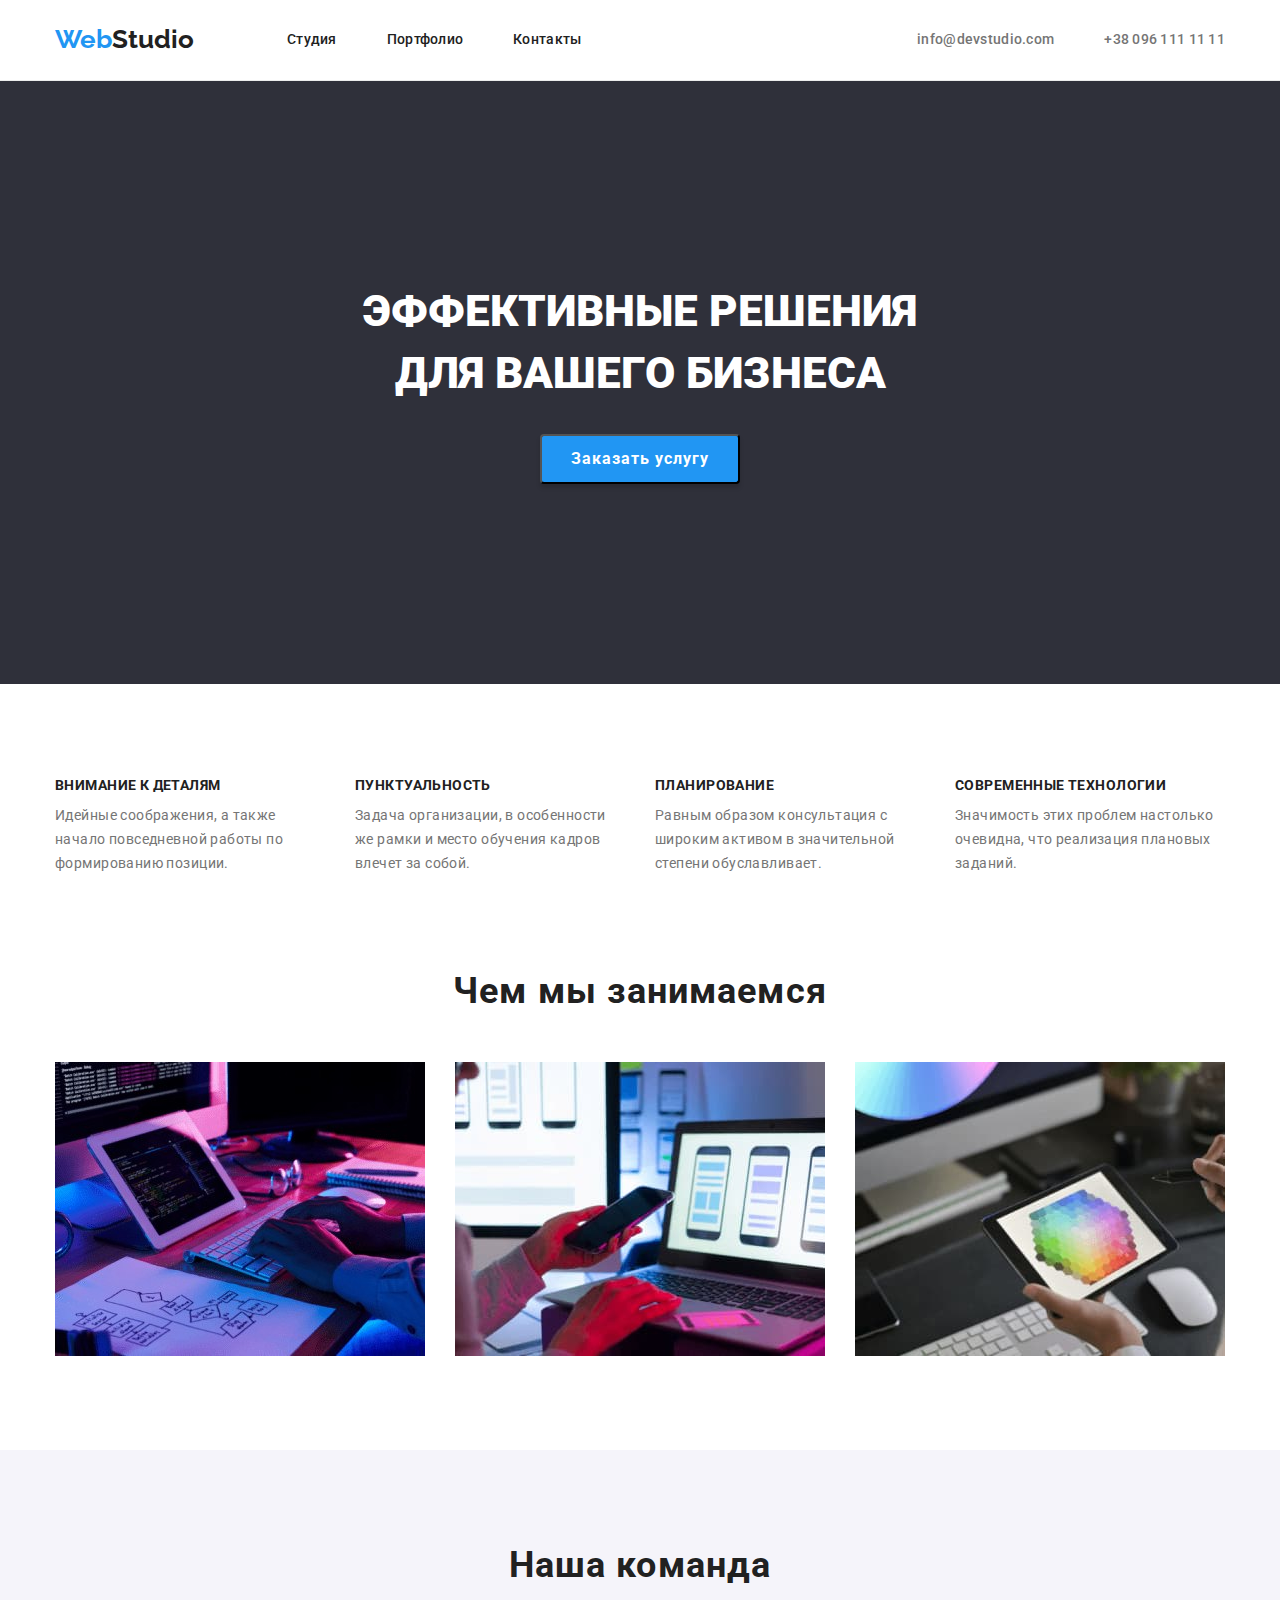
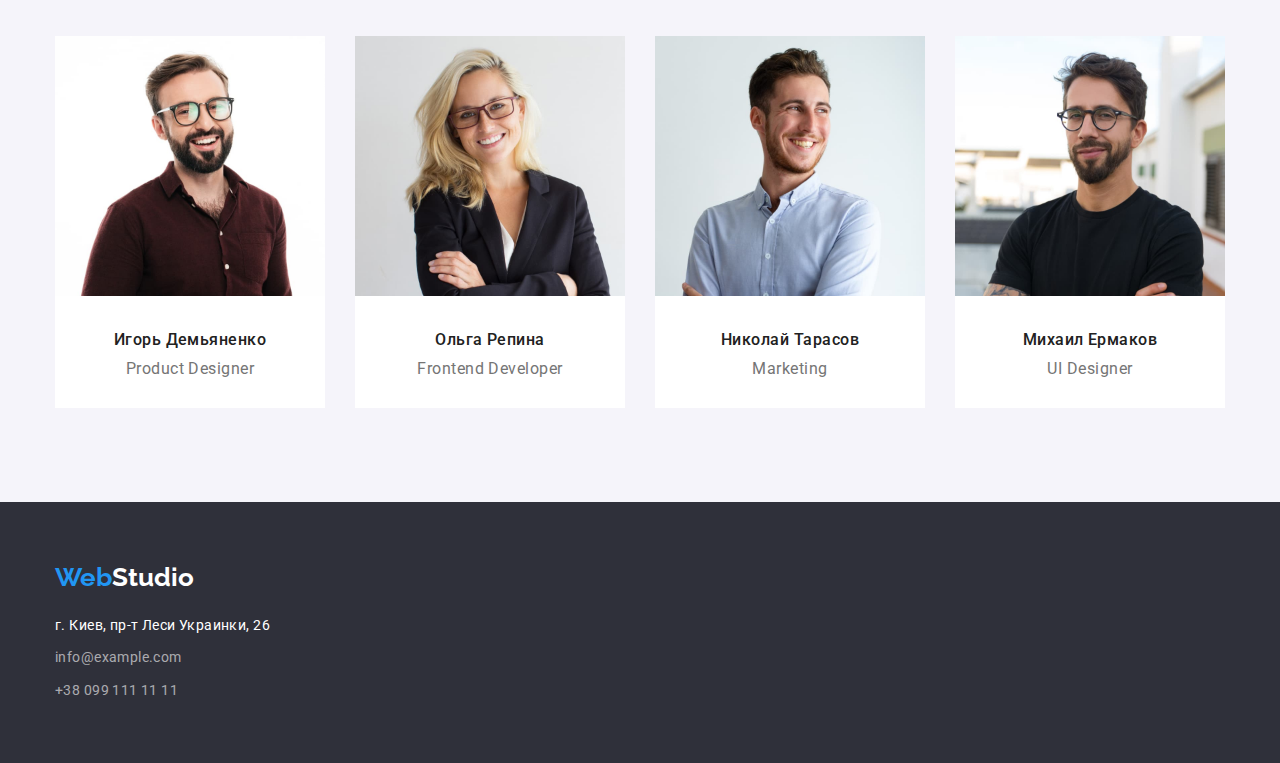
<file: index.html>
<!DOCTYPE html>
<html lang="ru">
<head>
    <meta charset="UTF-8">
    <meta http-equiv="X-UA-Compatible" content="IE=edge">
    <meta name="viewport" content="width=device-width, initial-scale=1.0">
    <title>web studio</title>
    <link rel="preconnect" href="https://fonts.googleapis.com">
    <link rel="preconnect" href="https://fonts.gstatic.com" crossorigin>
    <link href="https://fonts.googleapis.com/css2?family=Raleway:wght@700&family=Roboto:wght@400;500;700;900&display=swap"
        rel="stylesheet">
    <link rel="stylesheet" href="https://cdnjs.cloudflare.com/ajax/libs/modern-normalize/1.1.0/modern-normalize.min.css">    
    <link rel="stylesheet" href="./css/style.css">
</head>
<body>
    <header  class="header-border">
        <div class="container main-nav">
            <a href="#" class="link logo-text logo-margin-h"><span class="logo-color-f ">Web</span>Studio </a>
            <nav>
                <ul class="site-nav">
                    <li class="item"><a href="#" class="link text-header">Студия</a></li>
                    <li class="item"><a href="./portfolio.html" class="link text-header">Портфолио </a></li>
                    <li class="item"><a href="#" class="link text-header">Контакты </a></li>
                </ul>
            </nav>
            <ul class="auth-nav">
                <li class="item"><a href="#" class="link-contakt text-header">info@devstudio.com </a></li>
                <li class="item"><a href="#" class="link-contakt text-header">+38 096 111 11 11</a></li>
            </ul>
        </div>
    </header>
    <main>
        <section class="hero hero-section">
            <div class="container">
                <h1 class="hero-title hero-text">Эффективные решения <br> для вашего бизнеса</h1>
                <button type="button" class="btn btn-text">Заказать услугу</button>
            </div>
        </section>
                <section class="features  f-section">
                    <div class="container">
                    <ul class="features-list">
                        <li class="item">
                            <h3 class="features-title title-text">Внимание к деталям </h3>
                            <p class="features-text">Идейные соображения, а также начало повседневной работы по формированию позиции.
                            </p>
                        </li>
                        <li class="item">
                            <h3 class="features-title title-text">Пунктуальность</h3>
                            <p class="features-text">Задача организации, в особенности же рамки и место обучения кадров влечет за собой.
                            </p>
                        </li>
                        <li class="item">
                            <h3 class="features-title title-text">Планирование</h3>
                            <p class="features-text">Равным образом консультация с широким активом в значительной степени обуславливает.
                            </p>
                        </li>
                        <li class="item">
                            <h3 class="features-title title-text">Современные технологии</h3>
                            <p class="features-text">Значимость этих проблем настолько очевидна, что реализация плановых заданий.</p>
                        </li>
                    </ul>
                    </div>
                </section>
            <section class="description section">
                <div class="container">
                    <h2 class="descripton-title h2-text">Чем мы занимаемся</h2>
                    <ul class="description-site">
                        <li class="item"><img src="./images/img1.jpg" width="370" alt="Планшет и клавиатура"></li>
                        <li class="item"><img src="./images/img2.jpg" width="370" alt="Ноутбук и смартфон"></li>
                        <li class="item"><img src="./images/img3.jpg" width="370" alt="Планшет"></li>
                    </ul>
                </div>
            </section>
            <section class="team section">
                <div class="container">
                    <h2 class="h2-text">Наша команда</h2>
                    <ul class="team-site">
                        <li class="item team-card">
                            <img src="./images/team-card-1.jpg" width="270" alt="Игорь Демьяненко">
                            <div class="team-descr">
                                <h3 class="team-title">Игорь Демьяненко</h3>
                                <p class="team-text">Product Designer</p>
                            </div>
                        </li>
                        <li class="item team-card">
                            <img src="./images/team-card-2.jpg" width="270" alt="Ольга Репина">
                            <div class="team-descr">
                                <h3 class="team-title">Ольга Репина</h3>
                                <p class="team-text">Frontend Developer</p>
                            </div>
                        </li>
                        <li class="item team-card">
                            <img src="./images/team-card-3.jpg" width="270" alt="Николай Тарасов">
                            <div class="team-descr">
                            <h3 class="team-title">Николай Тарасов</h3>
                            <p class="team-text">Marketing</p>
                            </div>
                        </li>
                        <li class="item team-card">
                            <img src="./images/team-card-4.jpg" width="270" alt="Михаил Ермаков">
                            <div class="team-descr">
                                <h3 class="team-title">Михаил Ермаков</h3>
                                <p class="team-text">UI Designer</p>
                            </div>
                        </li>
                    </ul>
                </div>
            </section>
    </main>
    <footer class="footer-bg-color f-padding">
        <div class="container">
            <a href="#" class="logo-footer logo-text logo-margin-f"><span class="logo-color-f">Web</span>Studio </a>
            <address class="address-text">
                <ul class="footer-site">
                    <li class="item"><a href="#" class="address-color footer-text">г. Киев, пр-т Леси Украинки, 26 </a><br></li>
                    <li class="item"><a href="#" class="contakt-color footer-text">info@example.com</a><br></li>
                    <li class="item"><a href="#" class="contakt-color footer-text">+38 099 111 11 11</a></li>
                </ul>
            </address>
        </div>
    </footer>
</html>
</file>
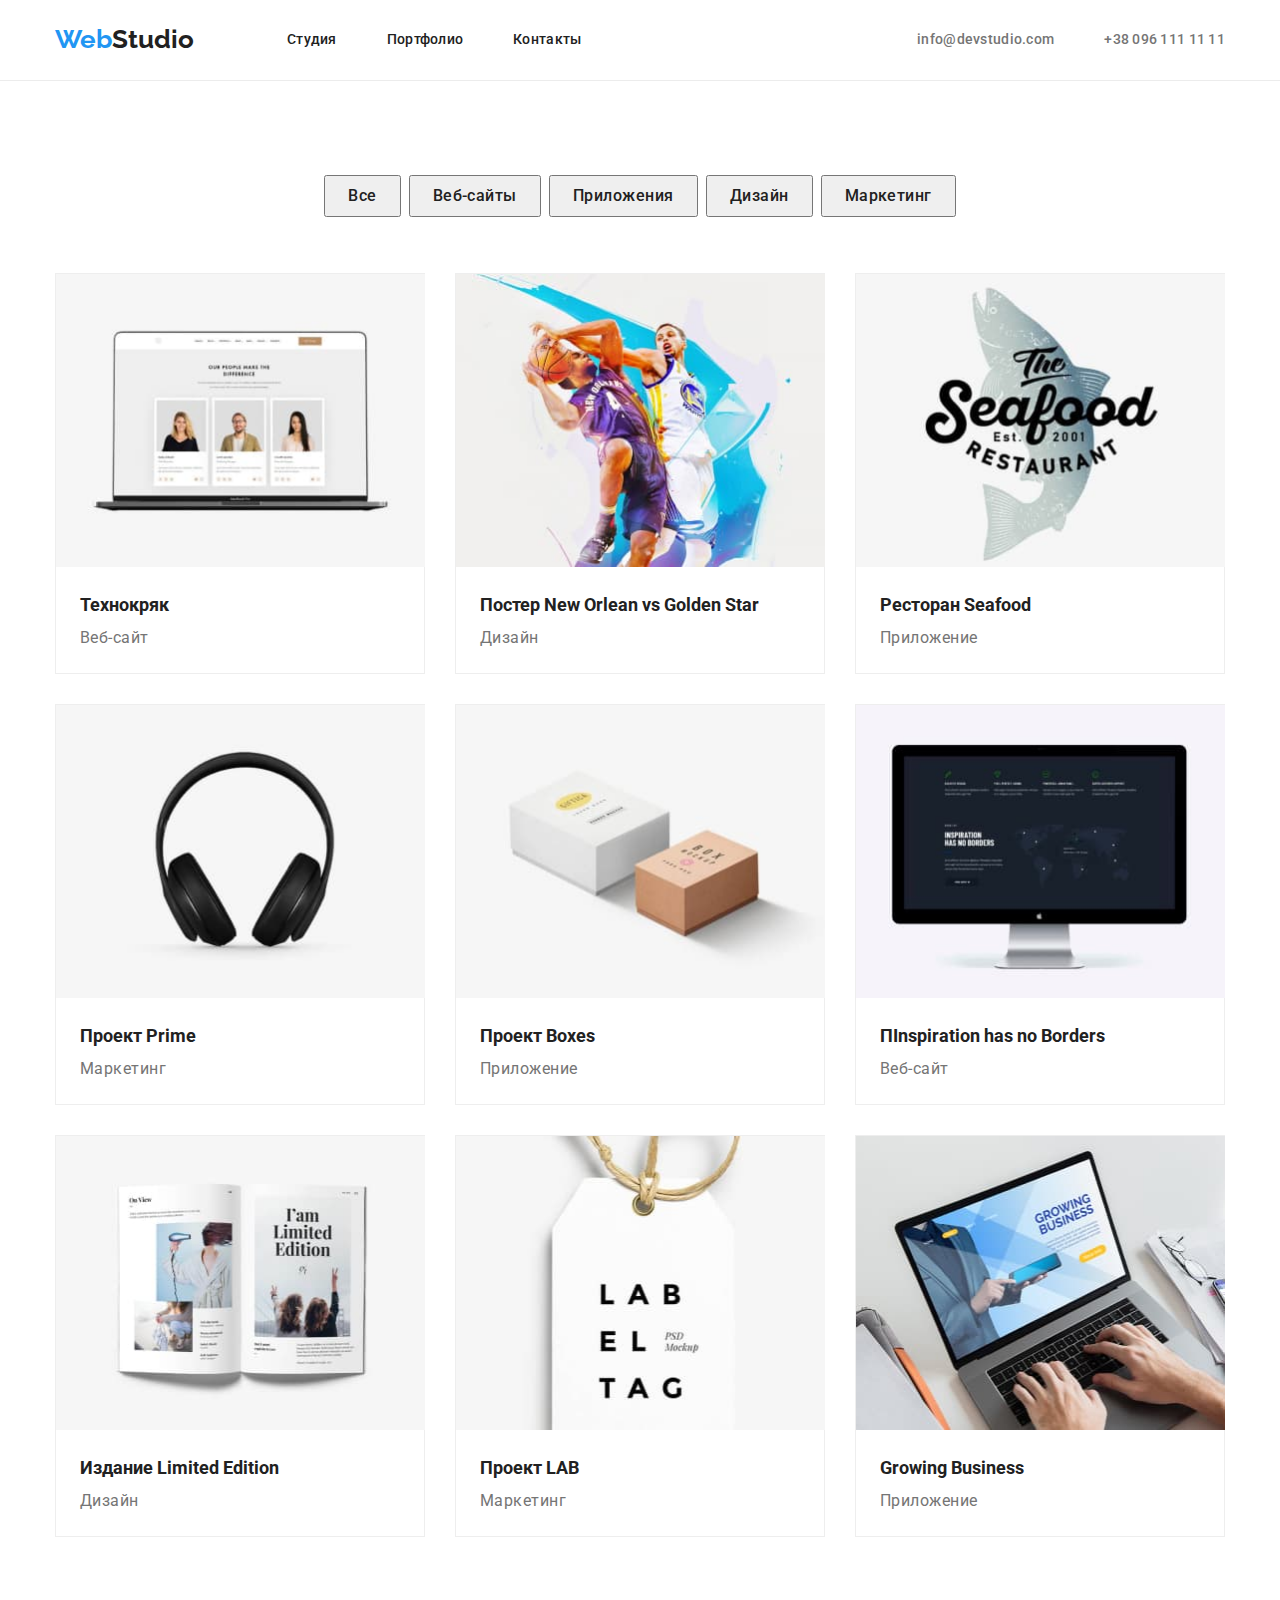
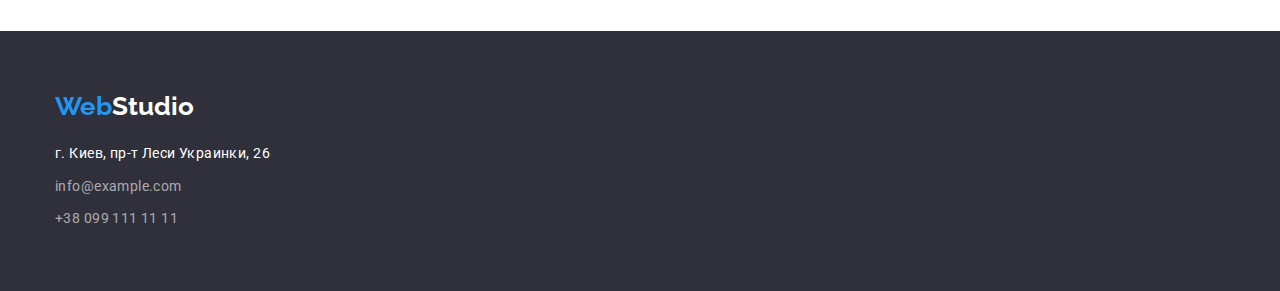
<file: portfolio.html>
<!DOCTYPE html>
<html lang="ru">
<head>
    <meta charset="UTF-8">
    <meta http-equiv="X-UA-Compatible" content="IE=edge">
    <meta name="viewport" content="width=device-width, initial-scale=1.0">
    <title>Portfolio</title>
    <link rel="preconnect" href="https://fonts.googleapis.com">
    <link rel="preconnect" href="https://fonts.gstatic.com" crossorigin>
    <link href="https://fonts.googleapis.com/css2?family=Raleway:wght@700&family=Roboto:wght@400;500;700;900&display=swap"
        rel="stylesheet">
    <link rel="stylesheet" href="https://cdnjs.cloudflare.com/ajax/libs/modern-normalize/1.1.0/modern-normalize.min.css">    
    <link rel="stylesheet" href="./css/style.css">
</head>
<body>
    <header class="header-border">
        <div class="container main-nav">
            <a href="#" class="link logo-text logo-margin-h"><span class="logo-color-f ">Web</span>Studio </a>
            <nav>
                <ul class="site-nav">
                    <li class="item"><a href="#" class="link text-header">Студия</a></li>
                    <li class="item"><a href="./index.html" class="link text-header">Портфолио </a></li>
                    <li class="item"><a href="#" class="link text-header">Контакты </a></li>
                </ul>
            </nav>
            <ul class="auth-nav">
                <li class="item"><a href="#" class="link-contakt text-header">info@devstudio.com </a></li>
                <li class="item"><a href="#" class="link-contakt text-header">+38 096 111 11 11</a></li>
            </ul>
        </div>
    </header>
    <main>
        
        <section class="section">
            <div class="container">
                    <ul class="portfolio-site">
                        <li class="item">
                            <button type="button" class="portfolio-btn link filter-text">Всe</button>
                        </li>
                        <li class="item">
                            <button type="button" class="portfolio-btn filter-text">Веб-сайты</button>
                        </li>
                        <li class="item">
                            <button type="button" class="portfolio-btn filter-text">Приложения</button>
                        </li>
                        <li class="item">
                            <button type="button" class="portfolio-btn filter-text">Дизайн</button>
                        </li>
                        <li class="item">
                            <button type="button" class="portfolio-btn filter-text">Маркетинг</button>
                        </li>
                    </ul>
                    <ul class="portfolio-list">
                        <li class=" item portfolio-card">
                            <a href="#" class="portfolio-link">
                                <img src="./images/techno.jpg" width="369" class="portfolio-img" alt="Технокряк">
                                <div class="portfolio-descr">
                                    <h2 class="portfolio-title">Технокряк</h2>
                                    <p class="portfolio-text">Веб-сайт</p>
                                </div>
                            </a>
                        </li>
                        <li class=" item portfolio-card">
                            <a href="#" class="portfolio-link">
                                <img src="./images/poster.jpg" width="369" class="portfolio-img" alt="Постер">
                                <div class="portfolio-descr">
                                    <h2 class="portfolio-title">Постер New Orlean vs Golden Star</h2>
                                    <p class="portfolio-text">Дизайн</p>
                                </div>
                            </a>
                        </li>
                        <li class=" item portfolio-card">
                            <a href="#" class="portfolio-link">
                                <img src="./images/restoran.jpg" width="369" class="portfolio-img" alt="Ресторан">
                                <div class="portfolio-descr">
                                   <h2 class="portfolio-title">Ресторан Seafood</h2>
                                   <p class="portfolio-text">Приложение</p>
                                </div>
                            </a>
                        </li>
                        <li class=" item portfolio-card">
                            <a href="#" class="portfolio-link">
                                <img src="./images/headphones.jpg" width="369" class="portfolio-img" alt="Наушники">
                                <div class="portfolio-descr">
                                    <h2 class="portfolio-title">Проект Prime</h2>
                                    <p class="portfolio-text">Маркетинг</p>
                                </div>
                            </a>
                        </li>
                        <li class=" item portfolio-card">
                            <a href="#" class="portfolio-link">
                                <img src="./images/boxes.jpg" width="369" class="portfolio-img" alt="Коробки">
                                <div class="portfolio-descr">
                                    <h2 class="portfolio-title">Проект Boxes</h2>
                                    <p class="portfolio-text">Приложение</p>
                                </div>
                            </a>
                        </li>
                        <li class=" item portfolio-card">
                            <a href="#" class="portfolio-link">
                                <img src="./images/monitor.jpg" width="369" class="portfolio-img" alt="Монитор">
                                <div class="portfolio-descr">
                                    <h2 class="portfolio-title">ПInspiration has no Borders</h2>
                                    <p class="portfolio-text">Веб-сайт</p>
                                </div>
                            </a>
                        </li>
                        <li class="item portfolio-card">
                            <a href="#" class="portfolio-link">
                                <img src="./images/magazine.jpg" width="369" class="portfolio-img" alt="Журнал">
                                <div class="portfolio-descr">
                                    <h2 class="portfolio-title">Издание Limited Edition</h2>
                                    <p class="portfolio-text">Дизайн</p>
                                </div>
                            </a>
                        </li>
                        <li class="item portfolio-card">
                            <a href="#" class="portfolio-link">
                                <img src="./images/notice.jpg" width="369" class="portfolio-img" alt="Заметка">
                                <div class="portfolio-descr">
                                    <h2 class="portfolio-title">Проект LAB</h2>
                                    <p class="portfolio-text">Маркетинг</p>
                                </div>
                            </a>
                        </li>
                        <li class="item portfolio-card">
                            <a href="#" class="portfolio-link">
                                <img src="./images/notebook.jpg" width="369" class="portfolio-img" alt="Ноутбук">
                                <div class="portfolio-descr">
                                    <h2 class="portfolio-title">Growing Business</h2>
                                    <p class="portfolio-text">Приложение</p>
                                </div>
                            </a>
                        </li>
                    </ul>
            </div> 
        </section>
    </main>
<footer class="footer-bg-color f-padding">
    <div class="container">
        <a href="#" class="logo-footer logo-text logo-margin-f"><span class="logo-color-f">Web</span>Studio </a>
        <address class="address-text">
            <ul class="footer-site">
                <li class="item"><a href="#" class="address-color footer-text">г. Киев, пр-т Леси Украинки, 26 </a><br>
                </li>
                <li class="item"><a href="#" class="contakt-color footer-text">info@example.com</a><br></li>
                <li class="item"><a href="#" class="contakt-color footer-text">+38 099 111 11 11</a></li>
            </ul>
        </address>
    </div>
</footer>
</body>
</html>
</file>
<file: css/style.css>
:root {
    --title-text-color: #212121;
    --text-color: #757575;
    --activ-color: #2196F3;
}
body {
    background-color: #FFFFFF;
    font-family: 'Roboto', sans-serif;
    margin: 0;
}
h1, h2, h3, h4, h5, h6, p, ul {
    margin: 0;
    padding: 0;
}
.container {
    width: 1200px;
    margin: 0 auto;
    padding-left: 15px;
    padding-right: 15px;
    /* outline: 1px solid orangered; */
}
.section {
    padding-top: 94px;
    padding-bottom: 94px;
}
.hero-section {
    padding-top: 200px;
    padding-bottom: 200px;
}
.f-section {
    padding-top: 94px;
}
ul {
    list-style: none;
}
a {
    text-decoration: none;
}
button {
    cursor: pointer;
}
.main-nav {
    display: flex;
    align-items: center;
}
.site-nav {
    display: flex;
    margin-left: 93px;
}
.site-nav .item:not(:last-child) {
    margin-right: 50px;
}
.site-nav .link, .auth-nav .link-contakt {
    display: block;
    padding-top: 32px;
    padding-bottom: 32px;
}
.auth-nav {
    display: flex;
    margin-left: auto;
}
.auth-nav .item + .item {
    margin-left: 50px;
} 
.link-contakt {
    color: var(--text-color);
}
.logo-color-f {
    color: #2196F3;
}
.link:hover, .link:focus {
   color: var(--activ-color);
}
.link-contakt:hover, .link-contakt:focus {
    color: var(--activ-color);
}
.link,
.features-title,
.descripton-title,
.team-title,
.h2-text,
.filter-text,
.portfolio-title {
    color: var(--title-text-color);
}
.link-contakt,
.features-text,
.team-text,
.portfolio-text {
    color: var(--text-color);
}
.logo-text {
display: inline-block;
font-family: 'Raleway', sans-serif;
font-weight: 700;
font-size: 26px;
line-height: 1.2;
}
.header-border {
    border-bottom: 1px solid rgb(236, 236, 236);
}
.logo-margin-h {
    display: block;
    padding-bottom: 25px;
    padding-top: 24px;
}
.text-header {
    display: block;
    font-weight: 500;
    font-size: 14px;
    line-height: 1.14;
    letter-spacing: 0.02em;
}
.hero, .footer-bg-color {
    background-color: #2F303A;
}
.hero-title, .btn, .address-color, .logo-footer {
    color: #FFFFFF;
}
.hero-title {
    margin-bottom: 30px;
}
.hero-text { 
font-weight: 900;
font-size: 44px;
line-height: 1.4;
text-transform: uppercase;
text-align: center;
}
.btn {
 display: block;
 width: 200px;
 height: 50px; 
 background-color: #2196F3;
 margin: 0 auto;
 box-shadow: 0px 4px 4px rgba(0, 0, 0, 0.15);
 border-radius: 4px;
}

.btn:hover {
    background-color: rgba(24, 140, 232, 1);
}
.btn-text {
    padding: 0;

    align-items: center;
    text-align: center;
    font-family: inherit;
    font-weight: 700;
    font-size: 16px;
    line-height: 1.9;
    letter-spacing: 0.06em;
    }
.title-text {
    margin-bottom: 10px;
    font-weight: 700;
    font-size: 14px;
    line-height: 1.14;
    letter-spacing: 0.03em;
    text-transform: uppercase;
}
.h2-text {
    margin-bottom: 50px;
    font-weight: 700;
    font-size: 36px;
    line-height: 1.17;
    text-align: center;
    letter-spacing: 0.03em;
}
.description-site .item {
    display: flex;
}
.features-list {
    display: flex;
}
.features-list .item {
    width: 270px;
}
.features-list .item:not(:last-child) {
    margin-right: 30px;
}
.features-text, .footer-text {
    font-size: 14px;
    line-height: 1.7;
    letter-spacing: 0.03em;
}
.description-site {
    display: flex;
    justify-content: space-between;
}
.description-site .item + .item {
    margin-left: 30px;
}
.team {
    background-color:#F5F4FA;
}
.team-site {
    display: flex;
    justify-content: center;
}
.team-site .item+.item {
    margin-left: 30px;
}
.team-card {
width: 270px;
background-color: #FFFFFF;
}
.team-text {
    font-size: 16px;
    line-height: 1.19;
    text-align: center;
    letter-spacing: 0.03em;
}
.team-descr {
    padding-top: 30px;
    padding-bottom: 30px;
}
.portfolio-title {
    font-style: normal;
    font-weight: 700;
    font-size: 18px;
    line-height: 2;
}
.team-title {
    margin-bottom: 10px;
    font-weight: 500;
    font-size: 16px;
    line-height: 1.19;
    text-align: center;
    letter-spacing: 0.03em;
}
.contakt-color {
    color: rgba(255, 255, 255, 0.6);
}
.logo-footer {
    color: #FFFFFF;
}
.logo-margin-f {
    display: inline-block;
    margin-bottom: 20px;
}
.f-padding {
    padding-top: 60px;
    padding-bottom: 60px;
}
.address-text {
    font-style: normal;
}
.footer-site .item + .item {
    margin-top: 9px;
}
.filter-text {
    font-family: inherit;
    font-weight: 500;
    font-size: 16px;
    line-height: 1.6;
    letter-spacing: 0.03em;
}
.portfolio-site {
    display: flex;
    justify-content: center;
    margin-bottom: 56px;
}
.portfolio-site .item + .item {
    margin-left: 8px;
} 
.portfolio-list {
    display: flex;
    flex-wrap: wrap;
}
.portfolio-card {
    width: 370px;
    border: 1px solid rgba(238, 238, 238, 1);
    margin-right: 30px;
    margin-bottom: 30px
}
.portfolio-card:nth-child(3n) {
    margin-right: 0;
}
.portfolio-card:nth-last-child(-n+3) {
    margin-bottom: 0;
}
.portfolio-text {
    font-size: 16px;
    line-height: 1.88;
    letter-spacing: 0.03em;
}
.portfolio-btn {
    padding: 6px 22px;
}
.portfolio-img {
    display: block;
}
.portfolio-descr {
    padding: 20px 24px;
}
</file>
